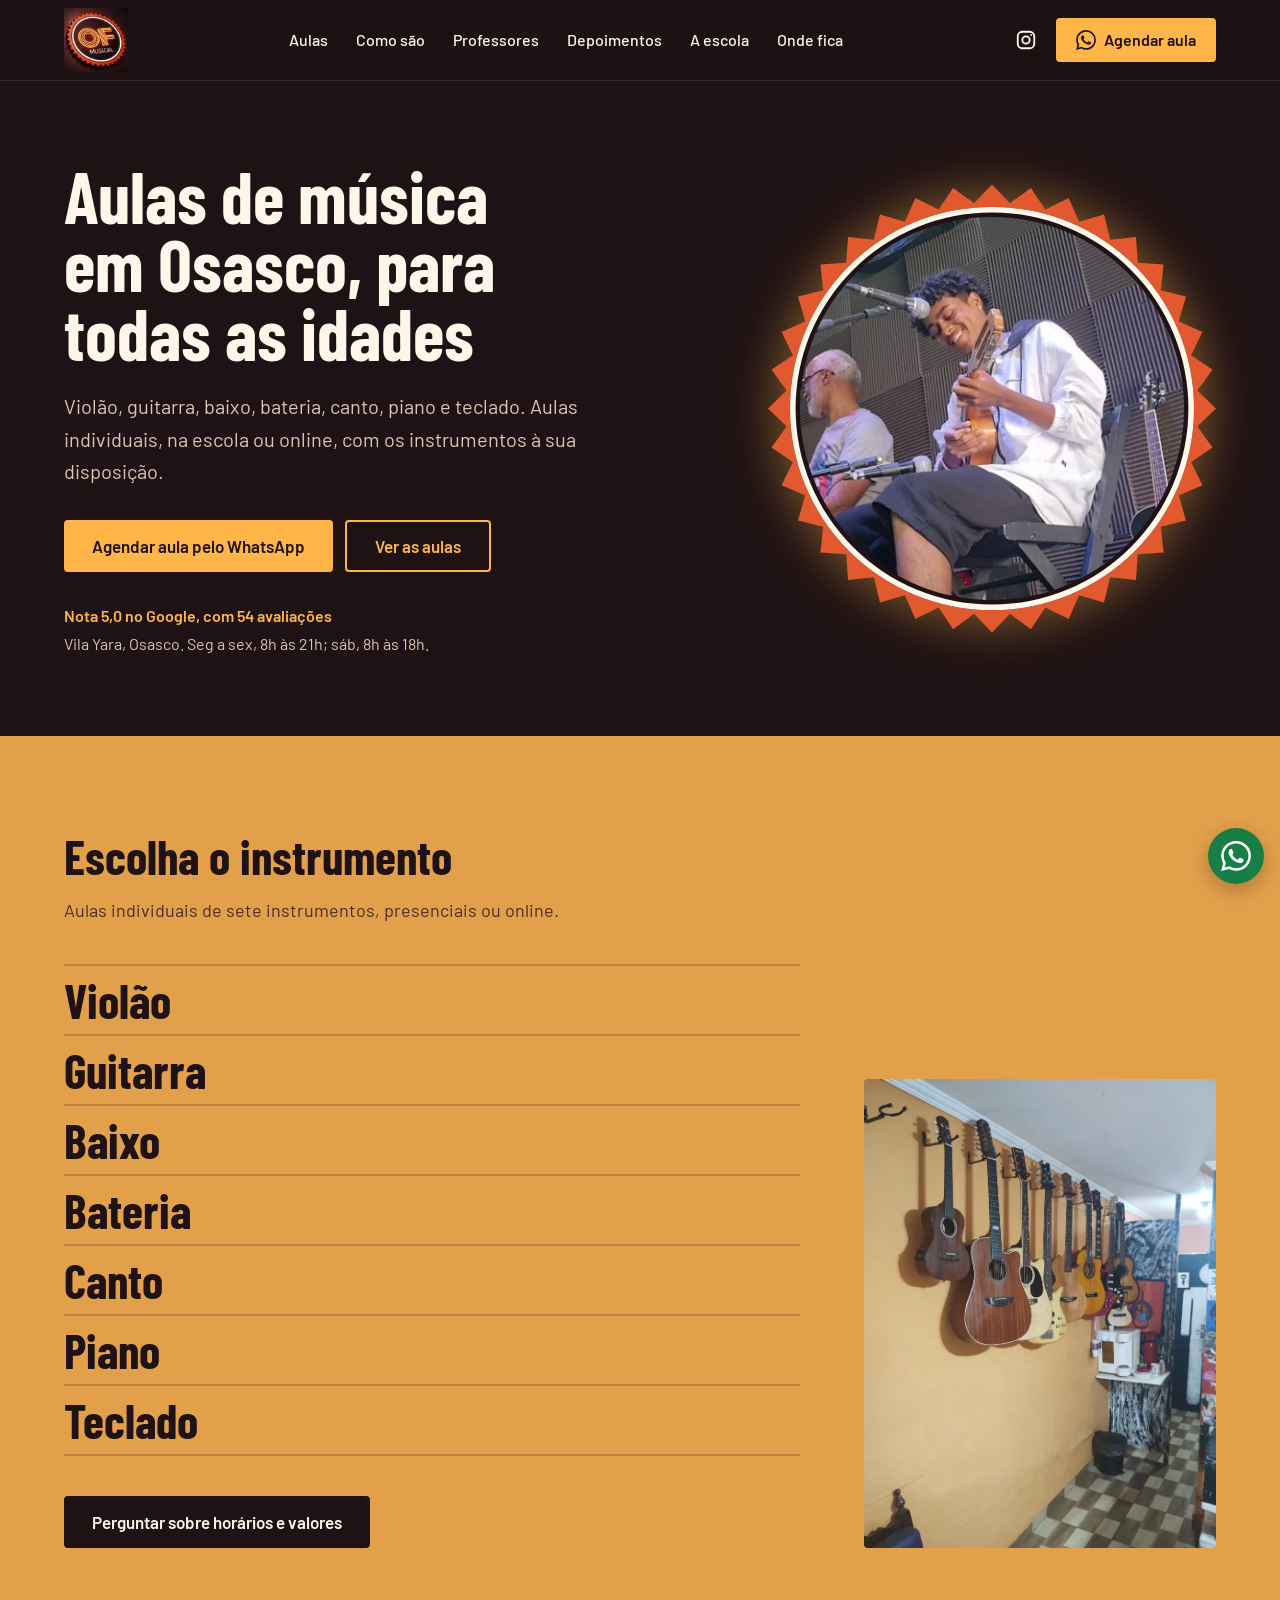
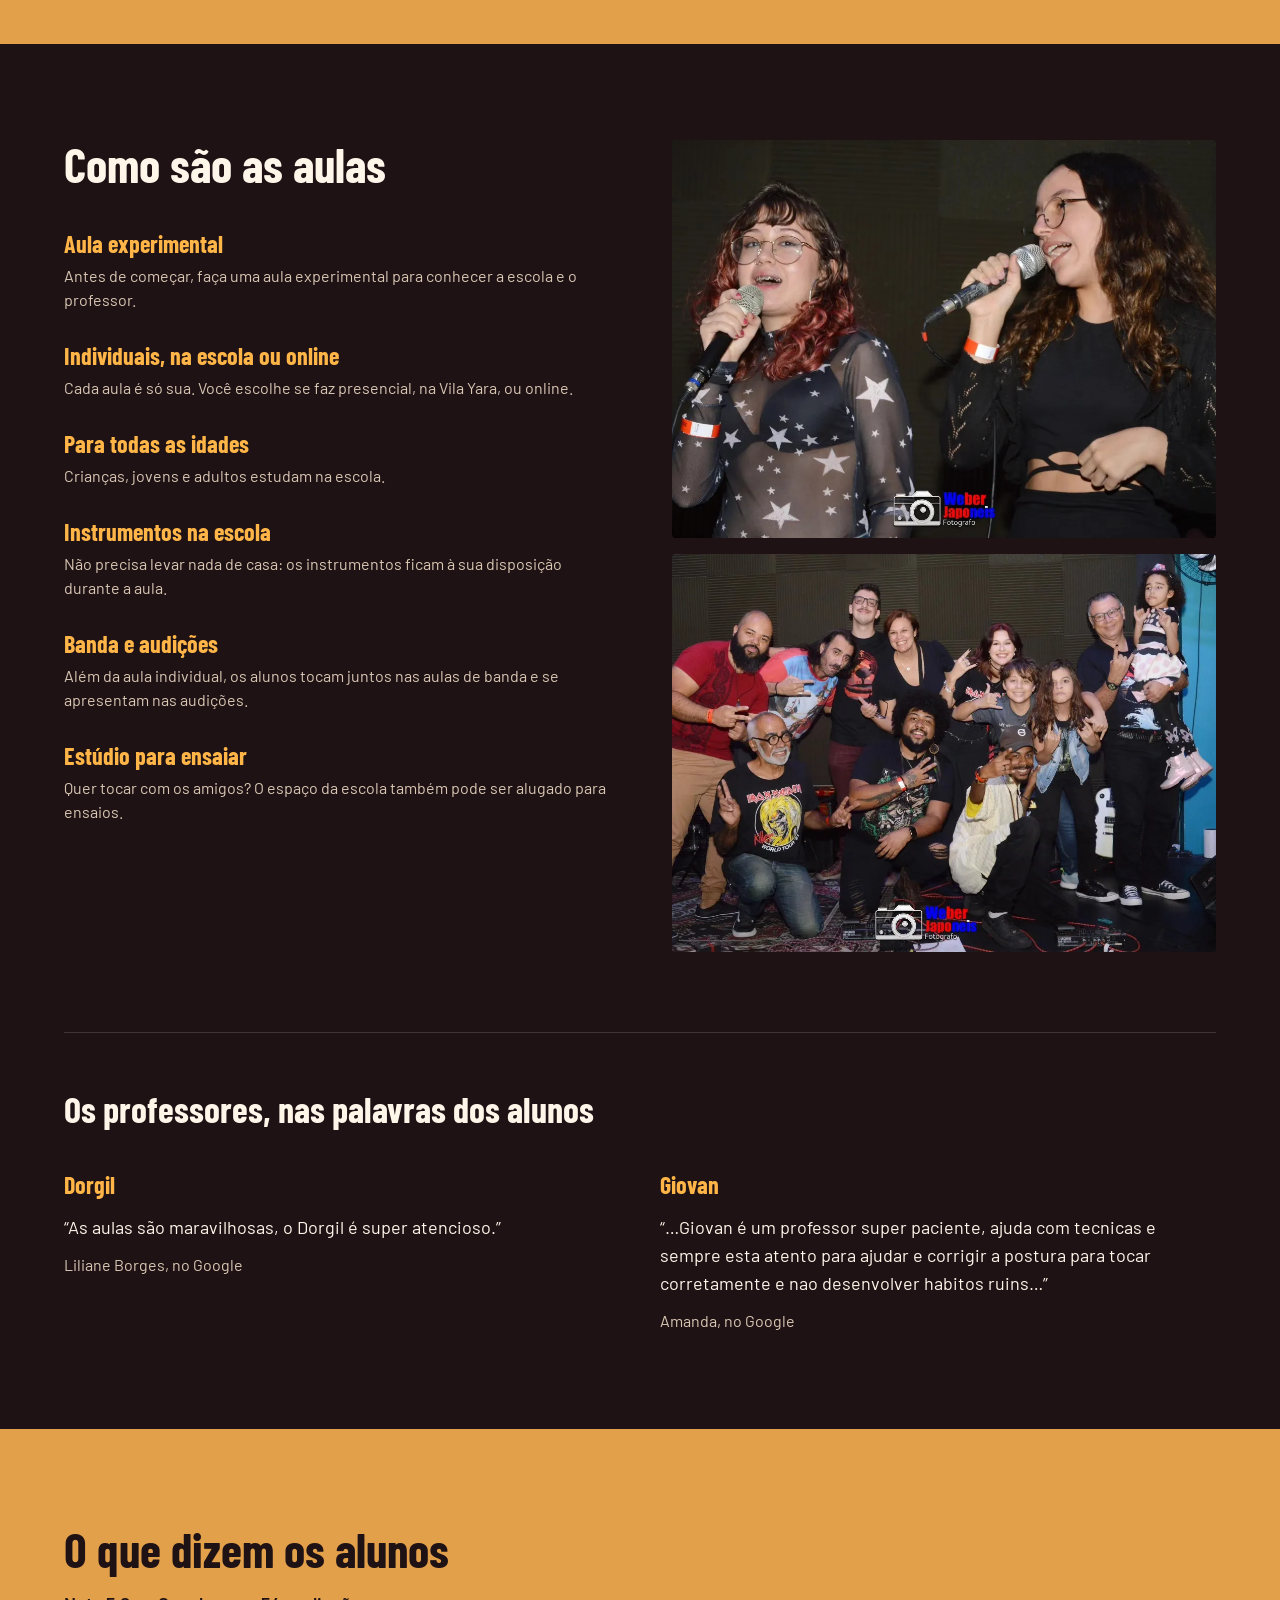
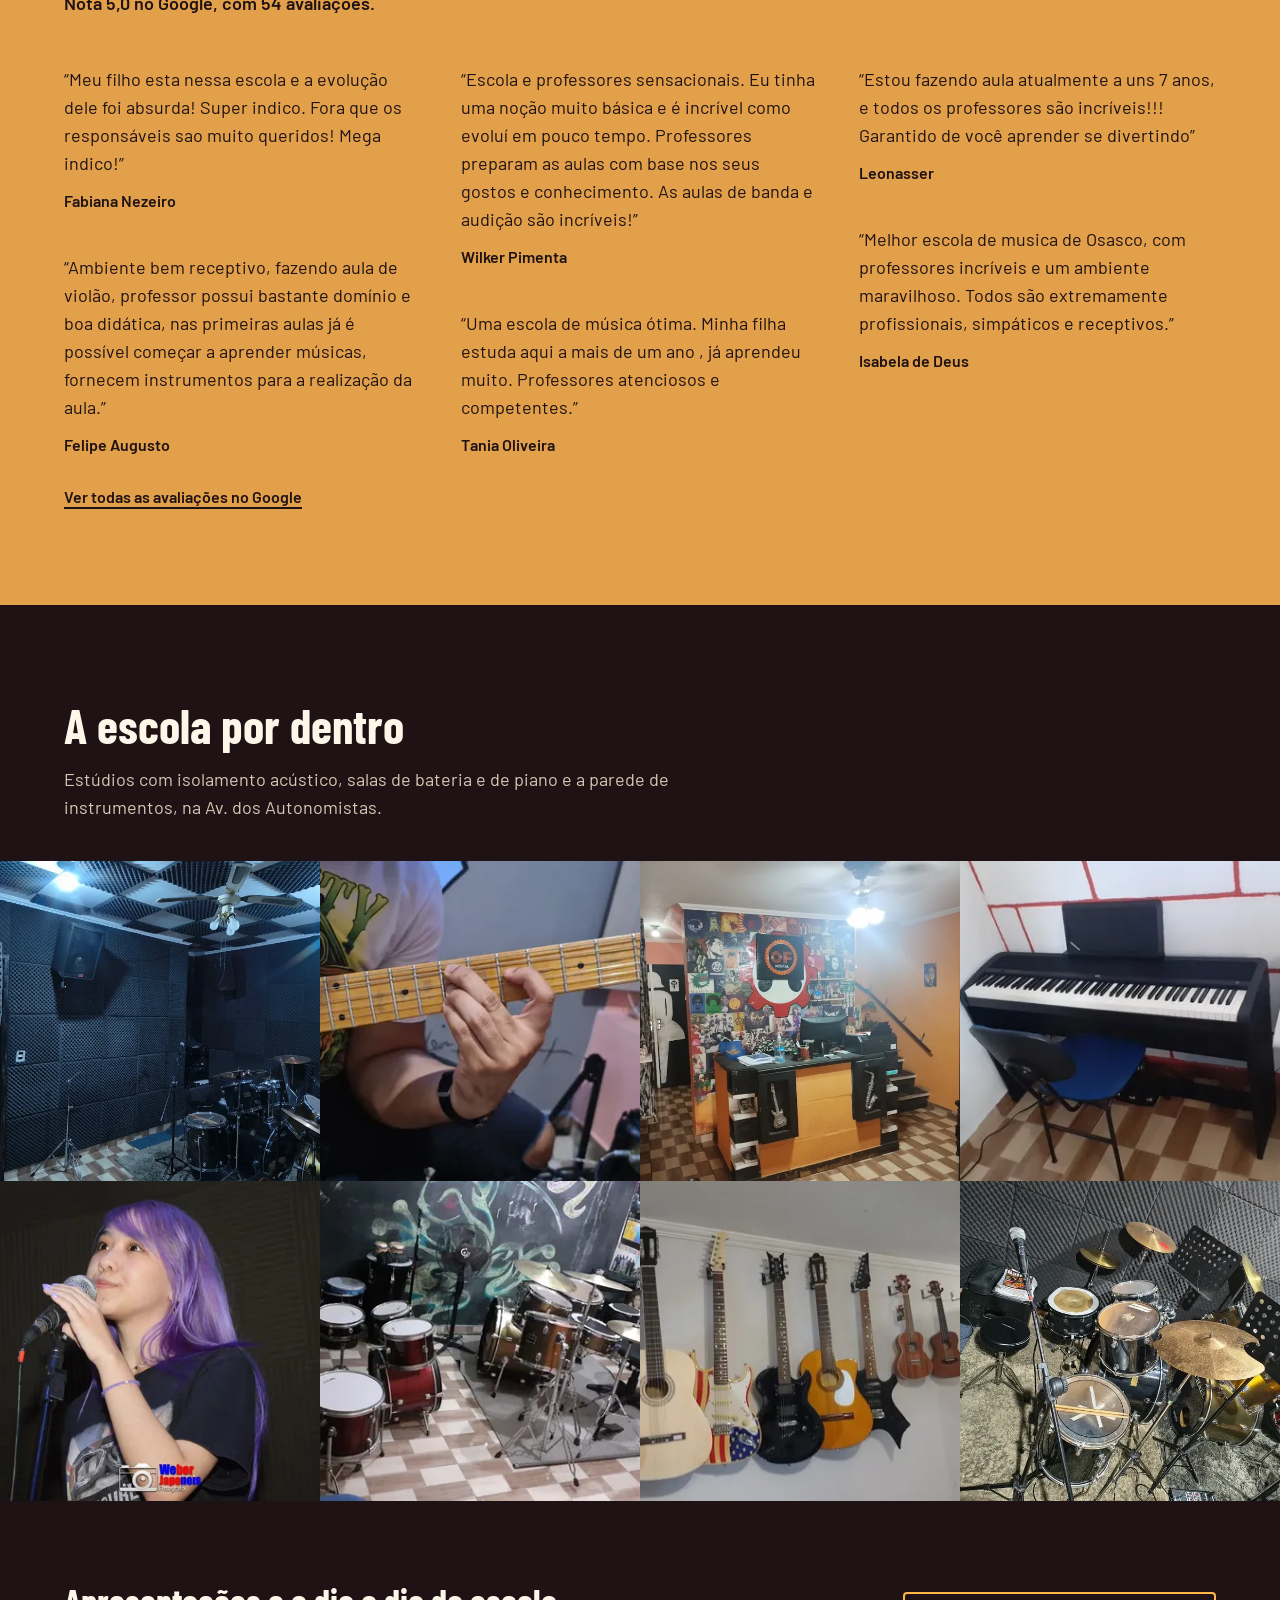
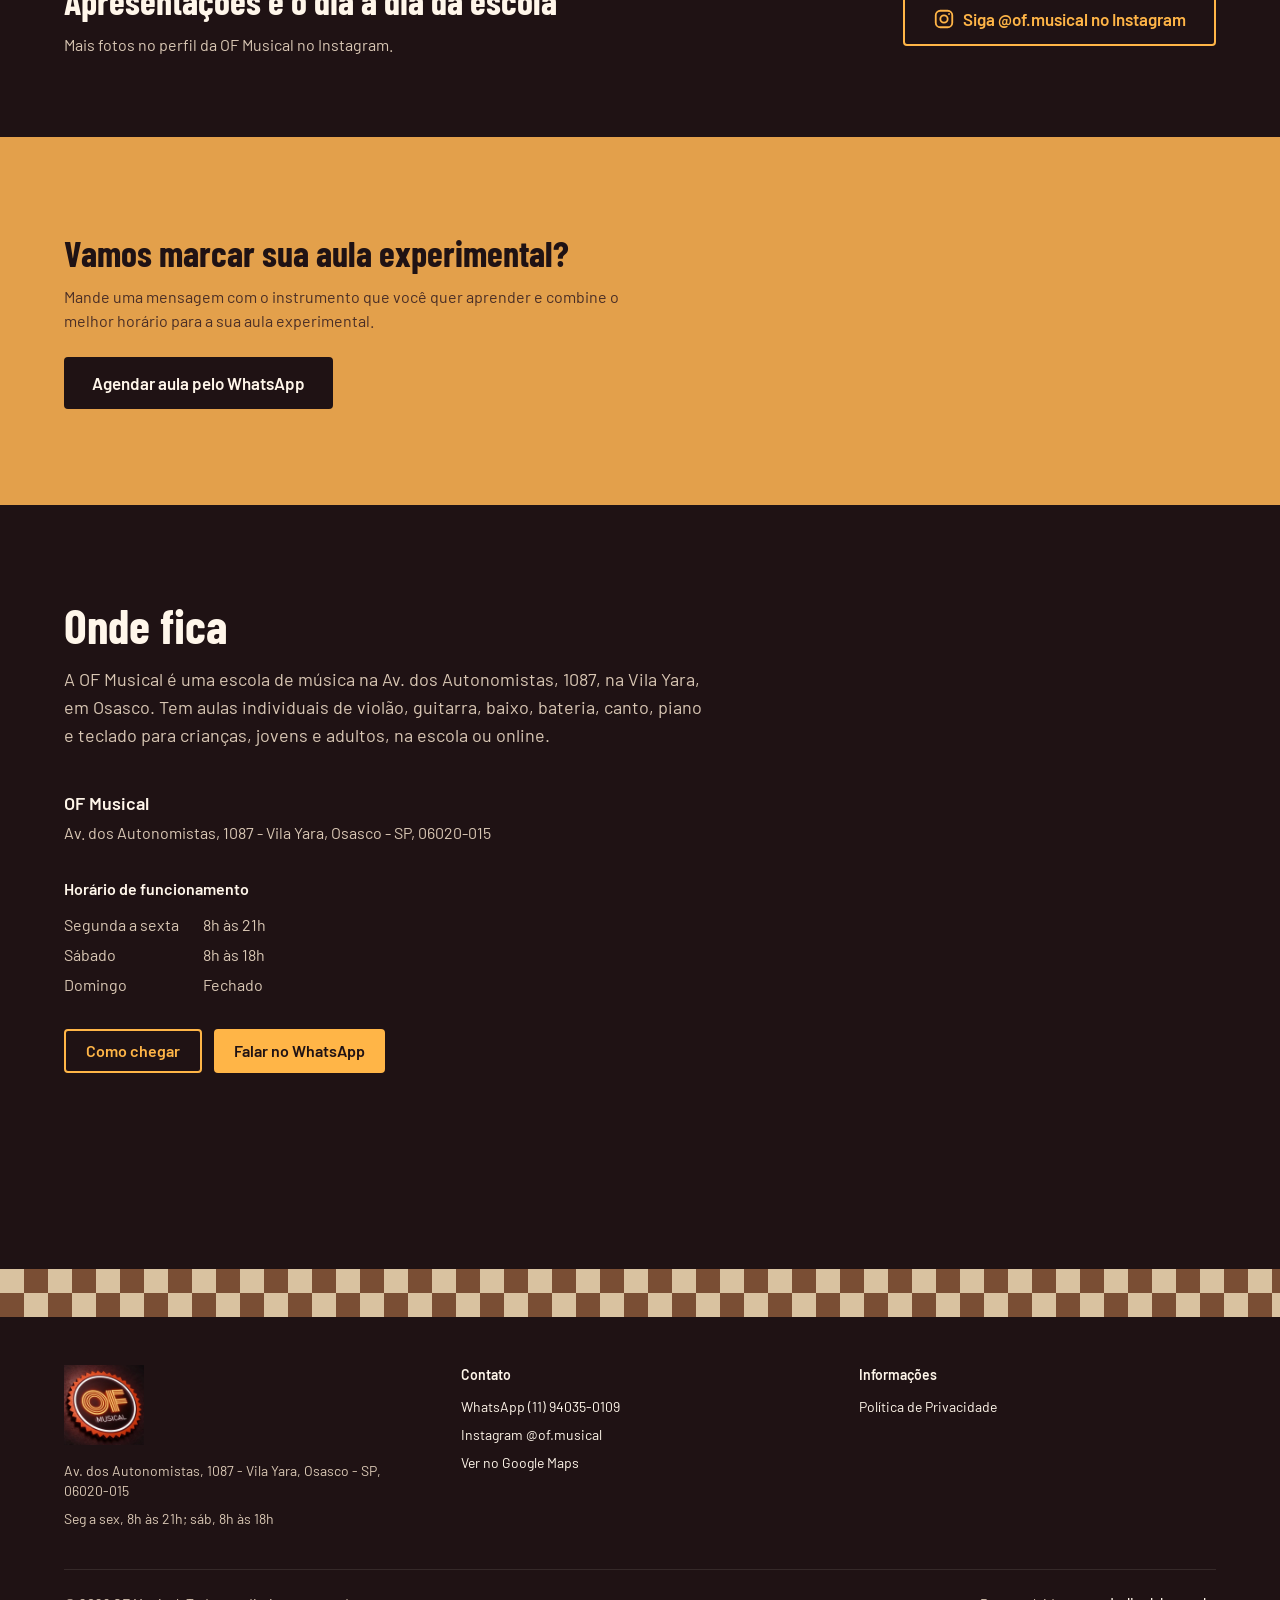
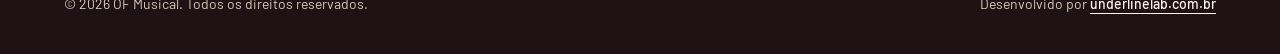
<file: index.html>
<!doctype html>
<html lang="pt-BR">
<head>
  <meta charset="utf-8">
  <meta name="viewport" content="width=device-width, initial-scale=1">
  <title>Escola de Música em Osasco, Vila Yara · OF Musical</title>
  <meta name="description" content="Aulas de violão, guitarra, baixo, bateria, canto, piano e teclado na Vila Yara, em Osasco. Agende sua aula pelo WhatsApp.">
  <link rel="canonical" href="https://caiquevieira.github.io/of-musical-demo/">
  <meta name="theme-color" content="#1f1214">
  <!-- DEMO:INICIO -->
  <meta name="robots" content="noindex,nofollow">
  <!-- DEMO:FIM -->

  <link rel="icon" href="assets/icons/favicon.ico" sizes="32x32">
  <link rel="apple-touch-icon" href="assets/icons/apple-touch-icon.png">
  <link rel="preload" href="assets/fonts/barlow-400.woff2" as="font" type="font/woff2" crossorigin>
  <link rel="preload" href="assets/fonts/barlow-condensed-700.woff2" as="font" type="font/woff2" crossorigin>

  <meta property="og:type" content="website">
  <meta property="og:locale" content="pt_BR">
  <meta property="og:site_name" content="OF Musical">
  <meta property="og:title" content="Escola de Música em Osasco, Vila Yara · OF Musical">
  <meta property="og:description" content="Aulas de violão, guitarra, baixo, bateria, canto, piano e teclado na Vila Yara, em Osasco. Agende sua aula pelo WhatsApp.">
  <meta property="og:url" content="https://caiquevieira.github.io/of-musical-demo/">
  <meta property="og:image" content="https://caiquevieira.github.io/of-musical-demo/assets/img/og-image.jpg">
  <meta property="og:image:width" content="1200">
  <meta property="og:image:height" content="630">

  <link rel="stylesheet" href="assets/css/styles.css?v=202611052004">
  <script src="assets/js/main.js?v=202611052004" defer></script>

  <script type="application/ld+json">
  {
    "@context": "https://schema.org",
    "@graph": [
      {
        "@type": "WebSite",
        "@id": "https://caiquevieira.github.io/of-musical-demo/#website",
        "url": "https://caiquevieira.github.io/of-musical-demo/",
        "name": "OF Musical",
        "inLanguage": "pt-BR"
      },
      {
        "@type": "WebPage",
        "@id": "https://caiquevieira.github.io/of-musical-demo/#pagina",
        "url": "https://caiquevieira.github.io/of-musical-demo/",
        "name": "Escola de Música em Osasco, Vila Yara · OF Musical",
        "isPartOf": { "@id": "https://caiquevieira.github.io/of-musical-demo/#website" },
        "about": { "@id": "https://caiquevieira.github.io/of-musical-demo/#of-musical" },
        "inLanguage": "pt-BR"
      },
      {
        "@type": "MusicSchool",
        "@id": "https://caiquevieira.github.io/of-musical-demo/#of-musical",
        "name": "OF Musical",
        "description": "Escola de música na Vila Yara, em Osasco, com aulas individuais de violão, guitarra, baixo, bateria, canto, piano e teclado para todas as idades, presenciais ou online. Tem aula experimental, aulas de banda, audições e aluguel do espaço para ensaios.",
        "url": "https://caiquevieira.github.io/of-musical-demo/",
        "image": "https://caiquevieira.github.io/of-musical-demo/assets/img/og-image.jpg",
        "logo": "https://caiquevieira.github.io/of-musical-demo/assets/img/logo.webp",
        "telephone": "+5511940350109",
        "address": {
          "@type": "PostalAddress",
          "streetAddress": "Av. dos Autonomistas, 1087 - Vila Yara",
          "addressLocality": "Osasco",
          "addressRegion": "SP",
          "postalCode": "06020-015",
          "addressCountry": "BR"
        },
        "geo": { "@type": "GeoCoordinates", "latitude": -23.543388, "longitude": -46.7647703 },
        "areaServed": { "@type": "City", "name": "Osasco" },
        "knowsAbout": ["Violão", "Guitarra", "Baixo", "Bateria", "Canto", "Piano", "Teclado"],
        "hasOfferCatalog": {
          "@type": "OfferCatalog",
          "name": "Aulas de música",
          "itemListElement": [
            { "@type": "Offer", "itemOffered": { "@type": "Service", "name": "Aula de violão" } },
            { "@type": "Offer", "itemOffered": { "@type": "Service", "name": "Aula de guitarra" } },
            { "@type": "Offer", "itemOffered": { "@type": "Service", "name": "Aula de baixo" } },
            { "@type": "Offer", "itemOffered": { "@type": "Service", "name": "Aula de bateria" } },
            { "@type": "Offer", "itemOffered": { "@type": "Service", "name": "Aula de canto" } },
            { "@type": "Offer", "itemOffered": { "@type": "Service", "name": "Aula de piano" } },
            { "@type": "Offer", "itemOffered": { "@type": "Service", "name": "Aula de teclado" } },
            { "@type": "Offer", "itemOffered": { "@type": "Service", "name": "Aluguel de espaço para ensaio" } }
          ]
        },
        "openingHoursSpecification": [
          {
            "@type": "OpeningHoursSpecification",
            "dayOfWeek": ["Monday", "Tuesday", "Wednesday", "Thursday", "Friday"],
            "opens": "08:00",
            "closes": "21:00"
          },
          {
            "@type": "OpeningHoursSpecification",
            "dayOfWeek": "Saturday",
            "opens": "08:00",
            "closes": "18:00"
          }
        ],
        "sameAs": ["https://www.instagram.com/of.musical/", "https://maps.app.goo.gl/MWXVexiFi6yDnF4bA"]
      }
    ]
  }
  </script>
</head>
<body id="topo" class="bg-fundo text-texto font-corpo antialiased">
  <a href="#conteudo" class="sr-only focus:not-sr-only focus:fixed focus:top-2 focus:left-2 focus:z-[70] focus:bg-fundo focus:px-4 focus:py-2 focus:rounded-marca">Pular para o conteúdo</a>

<!-- SECTION: header -->
<header class="sticky top-0 z-40 border-b border-texto/10 bg-fundo/95 backdrop-blur">
  <div class="container-lp flex h-16 items-center justify-between gap-4 md:h-20">
    <a href="#topo" class="flex shrink-0 items-center" aria-label="OF Musical, voltar ao início">
      <img src="assets/img/logo.webp" alt="OF Musical" width="720" height="720" class="h-12 w-auto md:h-16">
    </a>

    <nav aria-label="Principal" class="hidden lg:block">
      <ul class="flex items-center gap-7 font-medium">
        <li><a href="#aulas" class="hover:text-marca">Aulas</a></li>
        <li><a href="#como-sao" class="hover:text-marca">Como são</a></li>
        <li><a href="#professores" class="hover:text-marca">Professores</a></li>
        <li><a href="#depoimentos" class="hover:text-marca">Depoimentos</a></li>
        <li><a href="#escola" class="hover:text-marca">A escola</a></li>
        <li><a href="#localizacao" class="hover:text-marca">Onde fica</a></li>
      </ul>
    </nav>

    <div class="flex items-center gap-1 sm:gap-2">
      <a href="https://www.instagram.com/of.musical/" target="_blank" rel="noopener" class="icone-btn"
         aria-label="Instagram da OF Musical" data-track="instagram" data-origem="header">
        <svg width="22" height="22" viewBox="0 0 24 24" fill="none" stroke="currentColor" stroke-width="2" aria-hidden="true"><rect x="3" y="3" width="18" height="18" rx="5"/><circle cx="12" cy="12" r="4"/><circle cx="17.5" cy="6.5" r="1" fill="currentColor" stroke="none"/></svg>
      </a>
      <a href="https://wa.me/5511940350109?text=Ol%C3%A1!%20Vi%20o%20site%20e%20gostaria%20de%20saber%20mais%20sobre%20as%20aulas%20de%20m%C3%BAsica." target="_blank" rel="noopener"
         class="btn btn-marca" aria-label="Agendar aula pelo WhatsApp" data-track="whatsapp" data-origem="header">
        <svg width="20" height="20" viewBox="0 0 24 24" fill="currentColor" aria-hidden="true"><path d="M17.472 14.382c-.297-.149-1.758-.867-2.03-.967-.273-.099-.471-.148-.67.15-.197.297-.767.966-.94 1.164-.173.199-.347.223-.644.075-.297-.15-1.255-.463-2.39-1.475-.883-.788-1.48-1.761-1.653-2.059-.173-.297-.018-.458.13-.606.134-.133.298-.347.446-.52.149-.174.198-.298.298-.497.099-.198.05-.371-.025-.52-.075-.149-.669-1.612-.916-2.207-.242-.579-.487-.5-.669-.51-.173-.008-.371-.01-.57-.01-.198 0-.52.074-.792.372-.272.297-1.04 1.016-1.04 2.479 0 1.462 1.065 2.875 1.213 3.074.149.198 2.096 3.2 5.077 4.487.709.306 1.262.489 1.694.625.712.227 1.36.195 1.871.118.571-.085 1.758-.719 2.006-1.413.248-.694.248-1.289.173-1.413-.074-.124-.272-.198-.57-.347m-5.421 7.403h-.004a9.87 9.87 0 0 1-5.031-1.378l-.361-.214-3.741.982.998-3.648-.235-.374a9.86 9.86 0 0 1-1.51-5.26c.001-5.45 4.436-9.884 9.888-9.884 2.64 0 5.122 1.03 6.988 2.898a9.825 9.825 0 0 1 2.893 6.994c-.003 5.45-4.437 9.884-9.885 9.884m8.413-18.297A11.815 11.815 0 0 0 12.05 0C5.495 0 .16 5.335.157 11.892c0 2.096.547 4.142 1.588 5.945L.057 24l6.305-1.654a11.882 11.882 0 0 0 5.683 1.448h.005c6.554 0 11.89-5.335 11.893-11.893a11.821 11.821 0 0 0-3.48-8.413Z"/></svg>
        <span class="hidden sm:inline">Agendar aula</span>
      </a>
    </div>
  </div>
</header>
<!-- /SECTION: header -->

<main id="conteudo">
<!-- SECTION: hero -->
<!-- Fase protótipo: foto do Instagram no hero (permitido). Antes da entrega, trocar por foto própria em maior resolução. -->
<section id="inicio" aria-labelledby="hero-titulo">
  <div class="container-lp grid gap-12 py-12 md:py-20 lg:grid-cols-[1fr_28rem] lg:items-center lg:gap-16">
    <div>
      <h1 id="hero-titulo" class="font-titulo text-5xl leading-[0.95] text-balance md:text-6xl lg:text-7xl">Aulas de música em Osasco, para todas as idades</h1>
      <p class="mt-6 max-w-[34rem] text-lg leading-relaxed text-texto-suave md:text-xl">Violão, guitarra, baixo, bateria, canto, piano e teclado. Aulas individuais, na escola ou online, com os instrumentos à sua disposição.</p>
      <div class="mt-8 flex flex-wrap gap-3">
        <a href="https://wa.me/5511940350109?text=Ol%C3%A1!%20Vi%20o%20site%20e%20gostaria%20de%20saber%20mais%20sobre%20as%20aulas%20de%20m%C3%BAsica." target="_blank" rel="noopener"
           class="btn btn-marca btn-lg" data-track="whatsapp" data-origem="hero">Agendar aula pelo WhatsApp</a>
        <a href="#aulas" class="btn btn-contorno btn-lg">Ver as aulas</a>
      </div>
      <p class="mt-8 font-semibold text-marca">Nota 5,0 no Google, com 54 avaliações</p>
      <p class="mt-1 text-texto-suave">Vila Yara, Osasco. Seg a sex, 8h às 21h; sáb, 8h às 18h.</p>
    </div>

    <div class="selo mx-auto w-full max-w-sm lg:max-w-none">
      <div class="selo-serrilhado">
        <div class="selo-anel">
          <img src="assets/img/hero-1600.webp"
               srcset="assets/img/hero-800.webp 800w, assets/img/hero-1600.webp 1080w"
               sizes="(min-width: 1024px) 28rem, 24rem"
               width="1080" height="1080"
               alt="Aluno sorrindo enquanto toca ukulele numa apresentação da OF Musical"
               fetchpriority="high">
        </div>
      </div>
    </div>
  </div>
</section>
<!-- /SECTION: hero -->

<!-- SECTION: servicos -->
<section id="aulas" class="sala-recepcao py-16 md:py-24" aria-labelledby="aulas-titulo">
  <div class="container-lp grid gap-12 lg:grid-cols-[1fr_22rem] lg:gap-16">
    <div>
      <h2 id="aulas-titulo" class="font-titulo text-4xl md:text-5xl">Escolha o instrumento</h2>
      <p class="mt-4 max-w-prose text-lg text-texto-suave">Aulas individuais de sete instrumentos, presenciais ou online.</p>

      <ul class="lista-aulas mt-10 border-y-2 border-espuma/20">
        <li class="font-titulo text-4xl md:text-5xl">Violão</li>
        <li class="font-titulo text-4xl md:text-5xl">Guitarra</li>
        <li class="font-titulo text-4xl md:text-5xl">Baixo</li>
        <li class="font-titulo text-4xl md:text-5xl">Bateria</li>
        <li class="font-titulo text-4xl md:text-5xl">Canto</li>
        <li class="font-titulo text-4xl md:text-5xl">Piano</li>
        <li class="font-titulo text-4xl md:text-5xl">Teclado</li>
      </ul>

      <a href="https://wa.me/5511940350109?text=Ol%C3%A1!%20Vi%20o%20site%20e%20gostaria%20de%20saber%20mais%20sobre%20as%20aulas%20de%20m%C3%BAsica." target="_blank" rel="noopener"
         class="btn btn-espuma btn-lg mt-10" data-track="whatsapp" data-origem="servicos">Perguntar sobre horários e valores</a>
    </div>

    <img src="assets/img/parede-violoes-recepcao.webp" width="765" height="1020"
         alt="Parede da recepção com violões, ukulele e guitarras pendurados"
         loading="lazy" decoding="async" class="hidden w-full self-end rounded-marca object-cover lg:block">
  </div>
</section>
<!-- /SECTION: servicos -->

<!-- SECTION: sobre -->
<section id="como-sao" class="py-16 md:py-24" aria-labelledby="como-sao-titulo">
  <div class="container-lp grid gap-12 lg:grid-cols-2 lg:gap-16">
    <div>
      <h2 id="como-sao-titulo" class="font-titulo text-4xl md:text-5xl">Como são as aulas</h2>
      <dl class="mt-10 space-y-7">
        <div>
          <dt class="font-titulo text-2xl text-marca">Aula experimental</dt>
          <dd class="mt-1 max-w-prose text-texto-suave">Antes de começar, faça uma aula experimental para conhecer a escola e o professor.</dd>
        </div>
        <div>
          <dt class="font-titulo text-2xl text-marca">Individuais, na escola ou online</dt>
          <dd class="mt-1 max-w-prose text-texto-suave">Cada aula é só sua. Você escolhe se faz presencial, na Vila Yara, ou online.</dd>
        </div>
        <div>
          <dt class="font-titulo text-2xl text-marca">Para todas as idades</dt>
          <dd class="mt-1 max-w-prose text-texto-suave">Crianças, jovens e adultos estudam na escola.</dd>
        </div>
        <div>
          <dt class="font-titulo text-2xl text-marca">Instrumentos na escola</dt>
          <dd class="mt-1 max-w-prose text-texto-suave">Não precisa levar nada de casa: os instrumentos ficam à sua disposição durante a aula.</dd>
        </div>
        <div>
          <dt class="font-titulo text-2xl text-marca">Banda e audições</dt>
          <dd class="mt-1 max-w-prose text-texto-suave">Além da aula individual, os alunos tocam juntos nas aulas de banda e se apresentam nas audições.</dd>
        </div>
        <div>
          <dt class="font-titulo text-2xl text-marca">Estúdio para ensaiar</dt>
          <dd class="mt-1 max-w-prose text-texto-suave">Quer tocar com os amigos? O espaço da escola também pode ser alugado para ensaios.</dd>
        </div>
      </dl>
    </div>

    <div class="grid content-start gap-4">
      <img src="assets/img/alunas-dueto-canto.webp" width="1080" height="790"
           alt="Duas alunas cantando em dueto numa apresentação"
           loading="lazy" decoding="async" class="w-full rounded-marca object-cover">
      <img src="assets/img/apresentacao-alunos-palco.webp" width="1080" height="790"
           alt="Alunos de várias idades reunidos no palco depois de uma apresentação"
           loading="lazy" decoding="async" class="w-full rounded-marca object-cover">
    </div>
  </div>

  <!-- Professores: descritos só com trechos de avaliações reais do Google (texto sem edição) -->
  <div id="professores" class="container-lp mt-20 border-t border-texto/15 pt-14">
    <h3 class="font-titulo text-3xl md:text-4xl">Os professores, nas palavras dos alunos</h3>
    <div class="mt-10 grid gap-10 md:grid-cols-2">
      <figure>
        <p class="font-titulo text-2xl text-marca">Dorgil</p>
        <blockquote class="mt-3 text-lg"><p>“As aulas são maravilhosas, o Dorgil é super atencioso.”</p></blockquote>
        <figcaption class="mt-3 text-texto-suave">Liliane Borges, no Google</figcaption>
      </figure>
      <figure>
        <p class="font-titulo text-2xl text-marca">Giovan</p>
        <blockquote class="mt-3 text-lg"><p>“…Giovan é um professor super paciente, ajuda com tecnicas e sempre esta atento para ajudar e corrigir a postura para tocar corretamente e nao desenvolver habitos ruins…”</p></blockquote>
        <figcaption class="mt-3 text-texto-suave">Amanda, no Google</figcaption>
      </figure>
    </div>
  </div>
</section>
<!-- /SECTION: sobre -->

<!-- SECTION: depoimentos -->
<!-- Avaliações reais do Google, texto sem edição (origem no briefing.md, seção 8).
     A nota individual não foi coletada: sem estrelas por depoimento, só a nota do perfil. -->
<section id="depoimentos" class="sala-recepcao py-16 md:py-24" aria-labelledby="depoimentos-titulo">
  <div class="container-lp">
    <h2 id="depoimentos-titulo" class="font-titulo text-4xl md:text-5xl">O que dizem os alunos</h2>
    <p class="mt-4 text-lg font-semibold">Nota 5,0 no Google, com 54 avaliações.</p>

    <ul class="mt-12 gap-10 md:columns-2 lg:columns-3">
      <li class="mb-10 break-inside-avoid">
        <figure>
          <blockquote class="text-lg"><p>“Meu filho esta nessa escola e a evolução dele foi absurda! Super indico. Fora que os responsáveis sao muito queridos! Mega indico!”</p></blockquote>
          <figcaption class="mt-3 font-semibold">Fabiana Nezeiro</figcaption>
        </figure>
      </li>
      <li class="mb-10 break-inside-avoid">
        <figure>
          <blockquote class="text-lg"><p>“Ambiente bem receptivo, fazendo aula de violão, professor possui bastante domínio e boa didática, nas primeiras aulas já é possível começar a aprender músicas, fornecem instrumentos para a realização da aula.”</p></blockquote>
          <figcaption class="mt-3 font-semibold">Felipe Augusto</figcaption>
        </figure>
      </li>
      <li class="mb-10 break-inside-avoid">
        <figure>
          <blockquote class="text-lg"><p>“Escola e professores sensacionais. Eu tinha uma noção muito básica e é incrível como evoluí em pouco tempo. Professores preparam as aulas com base nos seus gostos e conhecimento. As aulas de banda e audição são incríveis!”</p></blockquote>
          <figcaption class="mt-3 font-semibold">Wilker Pimenta</figcaption>
        </figure>
      </li>
      <li class="mb-10 break-inside-avoid">
        <figure>
          <blockquote class="text-lg"><p>“Uma escola de música  ótima.  Minha filha estuda  aqui a mais de um ano , já  aprendeu muito. Professores atenciosos e competentes.”</p></blockquote>
          <figcaption class="mt-3 font-semibold">Tania Oliveira</figcaption>
        </figure>
      </li>
      <li class="mb-10 break-inside-avoid">
        <figure>
          <blockquote class="text-lg"><p>“Estou fazendo aula atualmente a uns 7 anos, e todos os professores são incríveis!!! Garantido de você aprender se divertindo”</p></blockquote>
          <figcaption class="mt-3 font-semibold">Leonasser</figcaption>
        </figure>
      </li>
      <li class="mb-10 break-inside-avoid">
        <figure>
          <blockquote class="text-lg"><p>“Melhor escola de musica de Osasco, com professores incríveis e um ambiente maravilhoso. Todos são extremamente profissionais, simpáticos e receptivos.”</p></blockquote>
          <figcaption class="mt-3 font-semibold">Isabela de Deus</figcaption>
        </figure>
      </li>
    </ul>

    <a href="https://maps.app.goo.gl/MWXVexiFi6yDnF4bA" target="_blank" rel="noopener"
       class="mt-4 inline-block font-semibold underline decoration-2 underline-offset-4"
       data-track="avaliar-google" data-origem="depoimentos">Ver todas as avaliações no Google</a>
  </div>
</section>
<!-- /SECTION: depoimentos -->

<!-- SECTION: galeria -->
<!-- Mural: fotos quadradas encostadas, como a parede de capas de disco da recepção (gap-0 de propósito, plano de design aprovado). -->
<section id="escola" class="pt-16 md:pt-24" aria-labelledby="escola-titulo">
  <div class="container-lp">
    <h2 id="escola-titulo" class="font-titulo text-4xl md:text-5xl">A escola por dentro</h2>
    <p class="mt-4 max-w-prose text-lg text-texto-suave">Estúdios com isolamento acústico, salas de bateria e de piano e a parede de instrumentos, na Av. dos Autonomistas.</p>
  </div>

  <ul class="mt-10 grid grid-cols-2 lg:grid-cols-4" aria-label="Fotos da escola">
    <li><img src="assets/img/estudio-ensaio-isolamento-600.webp" srcset="assets/img/estudio-ensaio-isolamento-600.webp 600w, assets/img/estudio-ensaio-isolamento.webp 765w" sizes="(min-width: 1024px) 25vw, 50vw" width="765" height="1020" alt="Estúdio de ensaio com espuma acústica, caixas de som e bateria" loading="lazy" decoding="async" class="aspect-square w-full object-cover"></li>
    <li><img src="assets/img/aula-guitarra-detalhe-600.webp" srcset="assets/img/aula-guitarra-detalhe-600.webp 600w, assets/img/aula-guitarra-detalhe.webp 1200w" sizes="(min-width: 1024px) 25vw, 50vw" width="1200" height="675" alt="Mão fazendo um acorde no braço de uma guitarra durante a aula" loading="lazy" decoding="async" class="aspect-square w-full object-cover"></li>
    <li><img src="assets/img/recepcao-balcao-mural-600.webp" srcset="assets/img/recepcao-balcao-mural-600.webp 600w, assets/img/recepcao-balcao-mural.webp 765w" sizes="(min-width: 1024px) 25vw, 50vw" width="765" height="1020" alt="Balcão da recepção diante do mural de capas de disco com o logo da OF Musical" loading="lazy" decoding="async" class="aspect-square w-full object-cover"></li>
    <li><img src="assets/img/sala-piano-teclado-600.webp" srcset="assets/img/sala-piano-teclado-600.webp 600w, assets/img/sala-piano-teclado.webp 1200w" sizes="(min-width: 1024px) 25vw, 50vw" width="1200" height="675" alt="Sala com piano digital e teclado" loading="lazy" decoding="async" class="aspect-square w-full object-cover"></li>
    <li><img src="assets/img/aluna-canto-microfone-600.webp" srcset="assets/img/aluna-canto-microfone-600.webp 600w, assets/img/aluna-canto-microfone.webp 1080w" sizes="(min-width: 1024px) 25vw, 50vw" width="1080" height="790" alt="Aluna cantando ao microfone numa apresentação" loading="lazy" decoding="async" class="aspect-square w-full object-cover"></li>
    <li><img src="assets/img/sala-bateria-percussao-600.webp" srcset="assets/img/sala-bateria-percussao-600.webp 600w, assets/img/sala-bateria-percussao.webp 1200w" sizes="(min-width: 1024px) 25vw, 50vw" width="1200" height="675" alt="Sala de bateria e percussão com capas de disco na parede" loading="lazy" decoding="async" class="aspect-square w-full object-cover"></li>
    <li><img src="assets/img/parede-guitarras-ukuleles-600.webp" srcset="assets/img/parede-guitarras-ukuleles-600.webp 600w, assets/img/parede-guitarras-ukuleles.webp 1200w" sizes="(min-width: 1024px) 25vw, 50vw" width="1200" height="675" alt="Guitarras, violões e ukuleles pendurados na parede" loading="lazy" decoding="async" class="aspect-square w-full object-cover"></li>
    <li><img src="assets/img/estudio-bateria-vista-alta-600.webp" srcset="assets/img/estudio-bateria-vista-alta-600.webp 600w, assets/img/estudio-bateria-vista-alta.webp 765w" sizes="(min-width: 1024px) 25vw, 50vw" width="765" height="1020" alt="Bateria e microfone no estúdio, vistos de cima" loading="lazy" decoding="async" class="aspect-square w-full object-cover"></li>
  </ul>
</section>
<!-- /SECTION: galeria -->

<!-- SECTION: instagram -->
<section class="py-14 md:py-20" aria-labelledby="instagram-titulo">
  <div class="container-lp flex flex-col items-start gap-6 md:flex-row md:items-center md:justify-between">
    <div>
      <h2 id="instagram-titulo" class="font-titulo text-3xl md:text-4xl">Apresentações e o dia a dia da escola</h2>
      <p class="mt-3 max-w-prose text-texto-suave">Mais fotos no perfil da OF Musical no Instagram.</p>
    </div>
    <a href="https://www.instagram.com/of.musical/" target="_blank" rel="noopener" class="btn btn-contorno btn-lg shrink-0"
       data-track="instagram" data-origem="secao-instagram">
      <svg width="22" height="22" viewBox="0 0 24 24" fill="none" stroke="currentColor" stroke-width="2" aria-hidden="true"><rect x="3" y="3" width="18" height="18" rx="5"/><circle cx="12" cy="12" r="4"/><circle cx="17.5" cy="6.5" r="1" fill="currentColor" stroke="none"/></svg>
      Siga @of.musical no Instagram
    </a>
  </div>
</section>
<!-- /SECTION: instagram -->

<!-- SECTION: cta-intermediario -->
<section class="sala-recepcao py-16 md:py-24" aria-labelledby="cta-meio-titulo">
  <div class="container-lp flex flex-col items-start gap-6">
    <div>
      <h2 id="cta-meio-titulo" class="font-titulo text-3xl md:text-4xl">Vamos marcar sua aula experimental?</h2>
      <p class="mt-3 max-w-prose text-texto-suave">Mande uma mensagem com o instrumento que você quer aprender e combine o melhor horário para a sua aula experimental.</p>
    </div>
    <a href="https://wa.me/5511940350109?text=Ol%C3%A1!%20Vi%20o%20site%20e%20gostaria%20de%20saber%20mais%20sobre%20as%20aulas%20de%20m%C3%BAsica." target="_blank" rel="noopener"
       class="btn btn-espuma btn-lg" data-track="whatsapp" data-origem="cta-meio">Agendar aula pelo WhatsApp</a>
  </div>
</section>
<!-- /SECTION: cta-intermediario -->

<!-- SECTION: localizacao -->
<!-- (b) "Avalie-nos no Google" removido: sem link de avaliação do cliente (briefing, seção 4). -->
<section id="localizacao" class="pt-16 md:pt-24" aria-labelledby="localizacao-titulo">
  <div class="container-lp pb-16 md:pb-24">
    <h2 id="localizacao-titulo" class="font-titulo text-4xl md:text-5xl">Onde fica</h2>
    <p class="mt-4 max-w-prose text-lg text-texto-suave">A OF Musical é uma escola de música na Av. dos Autonomistas, 1087, na Vila Yara, em Osasco. Tem aulas individuais de violão, guitarra, baixo, bateria, canto, piano e teclado para crianças, jovens e adultos, na escola ou online.</p>

    <div class="mt-10 grid gap-8 lg:grid-cols-5">
      <div class="lg:col-span-2">
        <address class="not-italic">
          <p class="text-lg font-semibold">OF Musical</p>
          <p class="mt-1 text-texto-suave">Av. dos Autonomistas, 1087 - Vila Yara, Osasco - SP, 06020-015</p>
        </address>

        <h3 class="mt-8 font-semibold">Horário de funcionamento</h3>
        <dl class="mt-3 grid grid-cols-[auto_1fr] gap-x-6 gap-y-1.5 text-texto-suave">
          <dt>Segunda a sexta</dt><dd>8h às 21h</dd>
          <dt>Sábado</dt><dd>8h às 18h</dd>
          <dt>Domingo</dt><dd>Fechado</dd>
        </dl>

        <div class="mt-8 flex flex-wrap gap-3">
          <a href="https://maps.app.goo.gl/MWXVexiFi6yDnF4bA" target="_blank" rel="noopener" class="btn btn-contorno"
             data-track="como-chegar" data-origem="localizacao">Como chegar</a>
          <a href="https://wa.me/5511940350109?text=Ol%C3%A1!%20Gostaria%20de%20confirmar%20o%20endere%C3%A7o%20e%20o%20hor%C3%A1rio." target="_blank" rel="noopener"
             class="btn btn-marca" data-track="whatsapp" data-origem="localizacao">Falar no WhatsApp</a>
        </div>
      </div>

      <iframe src="https://maps.google.com/maps?q=Escola%20de%20Musica%20OF%20MUSICAL%2C%20Av.%20dos%20Autonomistas%2C%201087%20-%20Vila%20Yara%2C%20Osasco%20-%20SP&amp;z=16&amp;output=embed"
              title="Mapa com a localização da OF Musical"
              loading="lazy" referrerpolicy="no-referrer-when-downgrade" allowfullscreen
              class="h-80 w-full rounded-marca border-0 lg:col-span-3 lg:h-full lg:min-h-96"></iframe>
    </div>
  </div>

  <div class="piso" aria-hidden="true"></div>
</section>
<!-- /SECTION: localizacao -->
</main>

<!-- SECTION: footer -->
<footer class="pt-12 pb-28 text-sm md:pb-10">
  <div class="container-lp grid gap-10 md:grid-cols-3">
    <div>
      <img src="assets/img/logo.webp" alt="OF Musical" width="720" height="720" loading="lazy" class="h-20 w-auto">
      <address class="mt-4 not-italic text-texto-suave">Av. dos Autonomistas, 1087 - Vila Yara, Osasco - SP, 06020-015</address>
      <p class="mt-2 text-texto-suave">Seg a sex, 8h às 21h; sáb, 8h às 18h</p>
    </div>

    <div>
      <h2 class="font-semibold">Contato</h2>
      <ul class="mt-3 space-y-2">
        <li><a href="https://wa.me/5511940350109?text=Ol%C3%A1!%20Vi%20o%20site%20e%20gostaria%20de%20saber%20mais%20sobre%20as%20aulas%20de%20m%C3%BAsica." target="_blank" rel="noopener"
               class="hover:text-marca" data-track="whatsapp" data-origem="footer">WhatsApp (11) 94035-0109</a></li>
        <li><a href="https://www.instagram.com/of.musical/" target="_blank" rel="noopener" class="hover:text-marca"
               data-track="instagram" data-origem="footer">Instagram @of.musical</a></li>
        <li><a href="https://maps.app.goo.gl/MWXVexiFi6yDnF4bA" target="_blank" rel="noopener" class="hover:text-marca"
               data-track="como-chegar" data-origem="footer">Ver no Google Maps</a></li>
      </ul>
    </div>

    <div>
      <h2 class="font-semibold">Informações</h2>
      <ul class="mt-3 space-y-2">
        <li><a href="politica-de-privacidade.html" class="hover:text-marca">Política de Privacidade</a></li>
        <li><button type="button" class="hover:text-marca" data-abrir-consentimento>Preferências de cookies</button></li>
      </ul>
    </div>
  </div>

  <div class="container-lp mt-10 flex flex-col gap-2 border-t border-texto/10 pt-6 text-texto-suave md:flex-row md:justify-between">
    <p>© 2026 OF Musical. Todos os direitos reservados.</p>
    <p>Desenvolvido por <a href="https://underlinelab.com.br" target="_blank" rel="noopener" class="font-medium text-texto underline underline-offset-4 hover:text-marca">underlinelab.com.br</a></p>
  </div>
</footer>
<!-- /SECTION: footer -->

<!-- SECTION: whatsapp-flutuante -->
<a href="https://wa.me/5511940350109?text=Ol%C3%A1!%20Vi%20o%20site%20e%20gostaria%20de%20saber%20mais%20sobre%20as%20aulas%20de%20m%C3%BAsica." target="_blank" rel="noopener"
   class="wa-flutuante" aria-label="Conversar no WhatsApp" data-track="whatsapp" data-origem="flutuante">
  <svg width="30" height="30" viewBox="0 0 24 24" fill="currentColor" aria-hidden="true"><path d="M17.472 14.382c-.297-.149-1.758-.867-2.03-.967-.273-.099-.471-.148-.67.15-.197.297-.767.966-.94 1.164-.173.199-.347.223-.644.075-.297-.15-1.255-.463-2.39-1.475-.883-.788-1.48-1.761-1.653-2.059-.173-.297-.018-.458.13-.606.134-.133.298-.347.446-.52.149-.174.198-.298.298-.497.099-.198.05-.371-.025-.52-.075-.149-.669-1.612-.916-2.207-.242-.579-.487-.5-.669-.51-.173-.008-.371-.01-.57-.01-.198 0-.52.074-.792.372-.272.297-1.04 1.016-1.04 2.479 0 1.462 1.065 2.875 1.213 3.074.149.198 2.096 3.2 5.077 4.487.709.306 1.262.489 1.694.625.712.227 1.36.195 1.871.118.571-.085 1.758-.719 2.006-1.413.248-.694.248-1.289.173-1.413-.074-.124-.272-.198-.57-.347m-5.421 7.403h-.004a9.87 9.87 0 0 1-5.031-1.378l-.361-.214-3.741.982.998-3.648-.235-.374a9.86 9.86 0 0 1-1.51-5.26c.001-5.45 4.436-9.884 9.888-9.884 2.64 0 5.122 1.03 6.988 2.898a9.825 9.825 0 0 1 2.893 6.994c-.003 5.45-4.437 9.884-9.885 9.884m8.413-18.297A11.815 11.815 0 0 0 12.05 0C5.495 0 .16 5.335.157 11.892c0 2.096.547 4.142 1.588 5.945L.057 24l6.305-1.654a11.882 11.882 0 0 0 5.683 1.448h.005c6.554 0 11.89-5.335 11.893-11.893a11.821 11.821 0 0 0-3.48-8.413Z"/></svg>
</a>
<!-- /SECTION: whatsapp-flutuante -->

<!-- SECTION: consentimento -->
<!-- Só aparece quando há ga4Id ou metaPixelId no CONFIG do main.js -->
<div id="consentimento" class="consentimento" role="region" aria-label="Aviso de cookies" hidden>
  <div class="container-lp flex flex-col gap-4 md:flex-row md:items-center md:justify-between">
    <p class="max-w-prose text-sm">
      Usamos cookies para medir as visitas e o resultado dos nossos anúncios. O site funciona normalmente se você recusar.
      <a href="politica-de-privacidade.html" class="underline underline-offset-4">Política de Privacidade</a>
    </p>
    <div class="flex shrink-0 gap-3">
      <button type="button" class="btn btn-contorno" data-consentimento="recusar">Recusar</button>
      <button type="button" class="btn btn-marca" data-consentimento="aceitar">Aceitar</button>
    </div>
  </div>
</div>
<!-- /SECTION: consentimento -->
</body>
</html>
</file>
<file: assets/css/styles.css>
/*! tailwindcss v4.3.3 | MIT License | https://tailwindcss.com */
@layer properties{@supports (((-webkit-hyphens:none)) and (not (margin-trim:inline))) or ((-moz-orient:inline) and (not (color:rgb(from red r g b)))){*,:before,:after,::backdrop{--tw-space-y-reverse:0;--tw-border-style:solid;--tw-leading:initial;--tw-font-weight:initial;--tw-backdrop-blur:initial;--tw-backdrop-brightness:initial;--tw-backdrop-contrast:initial;--tw-backdrop-grayscale:initial;--tw-backdrop-hue-rotate:initial;--tw-backdrop-invert:initial;--tw-backdrop-opacity:initial;--tw-backdrop-saturate:initial;--tw-backdrop-sepia:initial}}}@layer theme{:root,:host{--font-sans:-apple-system, BlinkMacSystemFont, "Segoe UI", Roboto, "Helvetica Neue", "Noto Sans", Arial, sans-serif, "Apple Color Emoji", "Segoe UI Emoji", "Segoe UI Symbol", "Noto Color Emoji";--font-mono:ui-monospace, SFMono-Regular, Menlo, Monaco, Consolas, "Liberation Mono", "Courier New", monospace;--spacing:.25rem;--container-sm:24rem;--container-xl:36rem;--container-3xl:48rem;--text-sm:.875rem;--text-sm--line-height:calc(1.25 / .875);--text-lg:1.125rem;--text-lg--line-height:calc(1.75 / 1.125);--text-xl:1.25rem;--text-xl--line-height:calc(1.75 / 1.25);--text-2xl:1.5rem;--text-2xl--line-height:calc(2 / 1.5);--text-3xl:1.875rem;--text-3xl--line-height:calc(2.25 / 1.875);--text-4xl:2.25rem;--text-4xl--line-height:calc(2.5 / 2.25);--text-5xl:3rem;--text-5xl--line-height:1;--text-6xl:3.75rem;--text-6xl--line-height:1;--text-7xl:4.5rem;--text-7xl--line-height:1;--font-weight-medium:500;--font-weight-semibold:600;--leading-relaxed:1.625;--default-font-family:var(--font-sans);--default-mono-font-family:var(--font-mono);--color-espuma:#1f1214;--color-espuma-clara:#2e1d1e;--color-placa:#e2582f;--color-neon:#ffb547;--color-neon-escuro:#f29b2e;--color-parede:#e3a04b;--color-giz:#fff6ea;--color-giz-suave:#d9c7b4;--color-parede-suave:#4a2e26;--color-marca:var(--color-neon);--color-marca-escura:var(--color-neon-escuro);--color-sobre-marca:var(--color-espuma);--color-fundo:var(--color-espuma);--color-superficie:var(--color-espuma-clara);--color-texto:var(--color-giz);--color-texto-suave:var(--color-giz-suave);--color-whatsapp:#177e45;--color-whatsapp-escuro:#0f6334;--font-titulo:"Barlow Condensed", "Arial Narrow", sans-serif;--font-corpo:"Barlow", ui-sans-serif, system-ui, "Segoe UI", Roboto, sans-serif;--radius-marca:.25rem}}@layer base{*,:after,:before,::backdrop{box-sizing:border-box;border:0 solid;margin:0;padding:0}::file-selector-button{box-sizing:border-box;border:0 solid;margin:0;padding:0}html,:host{-webkit-text-size-adjust:100%;tab-size:4;line-height:1.5;font-family:var(--default-font-family,-apple-system, BlinkMacSystemFont, "Segoe UI", Roboto, "Helvetica Neue", "Noto Sans", Arial, sans-serif, "Apple Color Emoji", "Segoe UI Emoji", "Segoe UI Symbol", "Noto Color Emoji");font-feature-settings:var(--default-font-feature-settings,normal);font-variation-settings:var(--default-font-variation-settings,normal);-webkit-tap-highlight-color:transparent}hr{height:0;color:inherit;border-top-width:1px}abbr:where([title]){-webkit-text-decoration:underline dotted;text-decoration:underline dotted}h1,h2,h3,h4,h5,h6{font-size:inherit;font-weight:inherit}a{color:inherit;-webkit-text-decoration:inherit;-webkit-text-decoration:inherit;-webkit-text-decoration:inherit;text-decoration:inherit}b,strong{font-weight:bolder}code,kbd,samp,pre{font-family:var(--default-mono-font-family,ui-monospace, SFMono-Regular, Menlo, Monaco, Consolas, "Liberation Mono", "Courier New", monospace);font-feature-settings:var(--default-mono-font-feature-settings,normal);font-variation-settings:var(--default-mono-font-variation-settings,normal);font-size:1em}small{font-size:80%}sub,sup{vertical-align:baseline;font-size:75%;line-height:0;position:relative}sub{bottom:-.25em}sup{top:-.5em}table{text-indent:0;border-color:inherit;border-collapse:collapse}:-moz-focusring:where(:not(iframe)){outline:auto}progress{vertical-align:baseline}summary{display:list-item}ol,ul,menu{list-style:none}img,svg,video,canvas,audio,iframe,embed,object{vertical-align:middle;display:block}img,video{max-width:100%;height:auto}button,input,select,optgroup,textarea{font:inherit;font-feature-settings:inherit;font-variation-settings:inherit;letter-spacing:inherit;color:inherit;opacity:1;background-color:#0000;border-radius:0}::file-selector-button{font:inherit;font-feature-settings:inherit;font-variation-settings:inherit;letter-spacing:inherit;color:inherit;opacity:1;background-color:#0000;border-radius:0}:where(select:is([multiple],[size])) optgroup{font-weight:bolder}:where(select:is([multiple],[size])) optgroup option{padding-inline-start:20px}::file-selector-button{margin-inline-end:4px}::placeholder{opacity:1}@supports (not ((-webkit-appearance:-apple-pay-button))) or (contain-intrinsic-size:1px){::placeholder{color:currentColor}@supports (color:color-mix(in lab, red, red)){::placeholder{color:color-mix(in oklab, currentcolor 50%, transparent)}}}textarea{resize:vertical}::-webkit-search-decoration{-webkit-appearance:none}::-webkit-date-and-time-value{min-height:1lh;text-align:inherit}::-webkit-datetime-edit{display:inline-flex}::-webkit-datetime-edit-fields-wrapper{padding:0}::-webkit-datetime-edit{padding-block:0}::-webkit-datetime-edit-year-field{padding-block:0}::-webkit-datetime-edit-month-field{padding-block:0}::-webkit-datetime-edit-day-field{padding-block:0}::-webkit-datetime-edit-hour-field{padding-block:0}::-webkit-datetime-edit-minute-field{padding-block:0}::-webkit-datetime-edit-second-field{padding-block:0}::-webkit-datetime-edit-millisecond-field{padding-block:0}::-webkit-datetime-edit-meridiem-field{padding-block:0}::-webkit-calendar-picker-indicator{line-height:1}:-moz-ui-invalid{box-shadow:none}button,input:where([type=button],[type=reset],[type=submit]){appearance:button}::file-selector-button{appearance:button}::-webkit-inner-spin-button{height:auto}::-webkit-outer-spin-button{height:auto}[hidden]:where(:not([hidden=until-found])){display:none!important}html{scroll-behavior:smooth}[id]{scroll-margin-top:6rem}:focus-visible{outline:3px solid var(--color-marca);outline-offset:3px}@media (prefers-reduced-motion:reduce){html{scroll-behavior:auto}*,:before,:after{transition-duration:.01ms!important;animation-duration:.01ms!important}}}@layer components{.container-lp{width:min(100% - 2rem,72rem);margin-inline:auto}.btn{border-radius:var(--radius-marca);justify-content:center;align-items:center;gap:.5rem;min-height:2.75rem;padding:.625rem 1.25rem;font-weight:600;line-height:1.2;text-decoration:none;transition:background-color .15s,color .15s,border-color .15s;display:inline-flex}.btn-lg{min-height:3.25rem;padding:.875rem 1.75rem;font-size:1.0625rem}.btn-marca{background:var(--color-marca);color:var(--color-sobre-marca)}.btn-marca:hover{background:var(--color-marca-escura)}.btn-whatsapp{background:var(--color-whatsapp);color:#fff}.btn-whatsapp:hover{background:var(--color-whatsapp-escuro)}.btn-contorno{color:var(--color-marca);border:2px solid}.btn-contorno:hover{background:var(--color-superficie)}.btn-claro{background:var(--color-giz);color:var(--color-espuma)}.btn-claro:hover{background:var(--color-superficie)}.icone-btn{width:2.75rem;height:2.75rem;color:var(--color-texto);border-radius:9999px;justify-content:center;align-items:center;display:inline-flex}.icone-btn:hover{background:var(--color-superficie)}.galeria-recolhida>li:nth-child(n+7){display:none}.faq-item summary{cursor:pointer;justify-content:space-between;align-items:center;gap:1rem;list-style:none;display:flex}.faq-item summary::-webkit-details-marker{display:none}.faq-item summary:after{content:"+";flex-shrink:0;font-size:1.5rem;line-height:1;transition:transform .2s}.faq-item[open] summary:after{transform:rotate(45deg)}.wa-flutuante{right:1rem;bottom:calc(1rem + env(safe-area-inset-bottom));z-index:50;background:var(--color-whatsapp);color:#fff;border-radius:9999px;justify-content:center;align-items:center;width:3.5rem;height:3.5rem;display:inline-flex;position:fixed;box-shadow:0 6px 20px #00000040}.wa-flutuante:hover{background:var(--color-whatsapp-escuro)}.consentimento{z-index:60;padding:1rem 0 calc(1rem + env(safe-area-inset-bottom));background:var(--color-fundo);inset-inline:0;border-top:1px solid #0000001f;position:fixed;bottom:0;box-shadow:0 -8px 24px #00000014}body.consentimento-aberto .wa-flutuante{display:none}.sala-recepcao{background:var(--color-parede);color:var(--color-espuma);--color-texto:var(--color-espuma);--color-texto-suave:var(--color-parede-suave)}.sala-recepcao :focus-visible{outline-color:var(--color-espuma)}.sala-recepcao .btn-contorno{color:var(--color-espuma)}.sala-recepcao .btn-contorno:hover{background:#1f12141a}.btn-espuma{background:var(--color-espuma);color:var(--color-giz)}.btn-espuma:hover{background:var(--color-espuma-clara)}.selo{filter:drop-shadow(0 0 1.5rem #ffb54773);animation:1.4s ease-out .3s both selo-acende}.selo-serrilhado{aspect-ratio:1;background:var(--color-placa);clip-path:polygon(50% 0%,54.01% 4.18%,58.68% .76%,61.91% 5.57%,67.1% 3.02%,69.44% 8.31%,75% 6.7%,76.38% 12.32%,82.14% 11.7%,82.53% 17.47%,88.3% 17.86%,87.68% 23.62%,93.3% 25%,91.69% 30.56%,96.98% 32.9%,94.43% 38.09%,99.24% 41.32%,95.82% 45.99%,100% 50%,95.82% 54.01%,99.24% 58.68%,94.43% 61.91%,96.98% 67.1%,91.69% 69.44%,93.3% 75%,87.68% 76.38%,88.3% 82.14%,82.53% 82.53%,82.14% 88.3%,76.38% 87.68%,75% 93.3%,69.44% 91.69%,67.1% 96.98%,61.91% 94.43%,58.68% 99.24%,54.01% 95.82%,50% 100%,45.99% 95.82%,41.32% 99.24%,38.09% 94.43%,32.9% 96.98%,30.56% 91.69%,25% 93.3%,23.62% 87.68%,17.86% 88.3%,17.47% 82.53%,11.7% 82.14%,12.32% 76.38%,6.7% 75%,8.31% 69.44%,3.02% 67.1%,5.57% 61.91%,.76% 58.68%,4.18% 54.01%,0% 50%,4.18% 45.99%,.76% 41.32%,5.57% 38.09%,3.02% 32.9%,8.31% 30.56%,6.7% 25%,12.32% 23.62%,11.7% 17.86%,17.47% 17.47%,17.86% 11.7%,23.62% 12.32%,25% 6.7%,30.56% 8.31%,32.9% 3.02%,38.09% 5.57%,41.32% .76%,45.99% 4.18%);padding:5%}.selo-anel{background:var(--color-espuma);height:100%;box-shadow:inset 0 0 0 .35rem var(--color-giz);border-radius:9999px;padding:2.5%}.selo-anel img{object-fit:cover;border-radius:9999px;width:100%;height:100%}@keyframes selo-acende{0%{filter:drop-shadow(0 0 #ffb54700)}15%{filter:drop-shadow(0 0 1.5rem #ffb54773)}22%{filter:drop-shadow(0 0 #ffb54700)}35%{filter:drop-shadow(0 0 1.5rem #ffb54773)}42%{filter:drop-shadow(0 0 .3rem #ffb54726)}to{filter:drop-shadow(0 0 1.5rem #ffb54773)}}.lista-aulas>li+li{border-top:2px solid #1f121433}.lista-aulas>li{padding-block:.625rem}.piso{background-color:#d9c2a0;background-image:repeating-conic-gradient(#7a4e34 0 25%, transparent 0 50%);background-size:3rem 3rem;height:3rem}}@layer utilities{.sr-only{clip-path:inset(50%);white-space:nowrap;border-width:0;width:1px;height:1px;margin:-1px;padding:0;position:absolute;overflow:hidden}.sticky{position:sticky}.top-0{top:0}.z-40{z-index:40}.mx-auto{margin-inline:auto}.mt-1{margin-top:var(--spacing)}.mt-2{margin-top:calc(var(--spacing) * 2)}.mt-3{margin-top:calc(var(--spacing) * 3)}.mt-4{margin-top:calc(var(--spacing) * 4)}.mt-6{margin-top:calc(var(--spacing) * 6)}.mt-8{margin-top:calc(var(--spacing) * 8)}.mt-10{margin-top:calc(var(--spacing) * 10)}.mt-12{margin-top:calc(var(--spacing) * 12)}.mt-20{margin-top:calc(var(--spacing) * 20)}.mb-10{margin-bottom:calc(var(--spacing) * 10)}.flex{display:flex}.grid{display:grid}.hidden{display:none}.inline-block{display:inline-block}.aspect-square{aspect-ratio:1}.h-10{height:calc(var(--spacing) * 10)}.h-12{height:calc(var(--spacing) * 12)}.h-16{height:calc(var(--spacing) * 16)}.h-20{height:calc(var(--spacing) * 20)}.h-80{height:calc(var(--spacing) * 80)}.min-h-svh{min-height:100svh}.w-auto{width:auto}.w-full{width:100%}.max-w-3xl{max-width:var(--container-3xl)}.max-w-\[34rem\]{max-width:34rem}.max-w-prose{max-width:65ch}.max-w-sm{max-width:var(--container-sm)}.max-w-xl{max-width:var(--container-xl)}.shrink-0{flex-shrink:0}.break-inside-avoid{break-inside:avoid}.grid-cols-2{grid-template-columns:repeat(2,minmax(0,1fr))}.grid-cols-\[auto_1fr\]{grid-template-columns:auto 1fr}.flex-col{flex-direction:column}.flex-wrap{flex-wrap:wrap}.content-start{align-content:flex-start}.items-center{align-items:center}.items-start{align-items:flex-start}.justify-between{justify-content:space-between}.justify-center{justify-content:center}.gap-1{gap:var(--spacing)}.gap-2{gap:calc(var(--spacing) * 2)}.gap-3{gap:calc(var(--spacing) * 3)}.gap-4{gap:calc(var(--spacing) * 4)}.gap-6{gap:calc(var(--spacing) * 6)}.gap-7{gap:calc(var(--spacing) * 7)}.gap-8{gap:calc(var(--spacing) * 8)}.gap-10{gap:calc(var(--spacing) * 10)}.gap-12{gap:calc(var(--spacing) * 12)}:where(.space-y-2>:not(:last-child)){--tw-space-y-reverse:0;margin-block-start:calc(calc(var(--spacing) * 2) * var(--tw-space-y-reverse));margin-block-end:calc(calc(var(--spacing) * 2) * calc(1 - var(--tw-space-y-reverse)))}:where(.space-y-7>:not(:last-child)){--tw-space-y-reverse:0;margin-block-start:calc(calc(var(--spacing) * 7) * var(--tw-space-y-reverse));margin-block-end:calc(calc(var(--spacing) * 7) * calc(1 - var(--tw-space-y-reverse)))}:where(.space-y-8>:not(:last-child)){--tw-space-y-reverse:0;margin-block-start:calc(calc(var(--spacing) * 8) * var(--tw-space-y-reverse));margin-block-end:calc(calc(var(--spacing) * 8) * calc(1 - var(--tw-space-y-reverse)))}.gap-x-6{column-gap:calc(var(--spacing) * 6)}.gap-y-1\.5{row-gap:calc(var(--spacing) * 1.5)}.self-end{align-self:flex-end}.rounded-marca{border-radius:var(--radius-marca)}.border-0{border-style:var(--tw-border-style);border-width:0}.border-y-2{border-block-style:var(--tw-border-style);border-block-width:2px}.border-t{border-top-style:var(--tw-border-style);border-top-width:1px}.border-b{border-bottom-style:var(--tw-border-style);border-bottom-width:1px}.border-espuma\/20{border-color:#1f121433}@supports (color:color-mix(in lab, red, red)){.border-espuma\/20{border-color:color-mix(in oklab, var(--color-espuma) 20%, transparent)}}.border-texto\/10{border-color:#fff6ea1a}@supports (color:color-mix(in lab, red, red)){.border-texto\/10{border-color:color-mix(in oklab, var(--color-texto) 10%, transparent)}}.border-texto\/15{border-color:#fff6ea26}@supports (color:color-mix(in lab, red, red)){.border-texto\/15{border-color:color-mix(in oklab, var(--color-texto) 15%, transparent)}}.bg-fundo{background-color:var(--color-fundo)}.bg-fundo\/95{background-color:#1f1214f2}@supports (color:color-mix(in lab, red, red)){.bg-fundo\/95{background-color:color-mix(in oklab, var(--color-fundo) 95%, transparent)}}.object-cover{object-fit:cover}.py-6{padding-block:calc(var(--spacing) * 6)}.py-12{padding-block:calc(var(--spacing) * 12)}.py-14{padding-block:calc(var(--spacing) * 14)}.py-16{padding-block:calc(var(--spacing) * 16)}.pt-6{padding-top:calc(var(--spacing) * 6)}.pt-12{padding-top:calc(var(--spacing) * 12)}.pt-14{padding-top:calc(var(--spacing) * 14)}.pt-16{padding-top:calc(var(--spacing) * 16)}.pb-16{padding-bottom:calc(var(--spacing) * 16)}.pb-28{padding-bottom:calc(var(--spacing) * 28)}.font-corpo{font-family:var(--font-corpo)}.font-titulo{font-family:var(--font-titulo)}.text-2xl{font-size:var(--text-2xl);line-height:var(--tw-leading,var(--text-2xl--line-height))}.text-3xl{font-size:var(--text-3xl);line-height:var(--tw-leading,var(--text-3xl--line-height))}.text-4xl{font-size:var(--text-4xl);line-height:var(--tw-leading,var(--text-4xl--line-height))}.text-5xl{font-size:var(--text-5xl);line-height:var(--tw-leading,var(--text-5xl--line-height))}.text-lg{font-size:var(--text-lg);line-height:var(--tw-leading,var(--text-lg--line-height))}.text-sm{font-size:var(--text-sm);line-height:var(--tw-leading,var(--text-sm--line-height))}.leading-\[0\.95\]{--tw-leading:.95;line-height:.95}.leading-relaxed{--tw-leading:var(--leading-relaxed);line-height:var(--leading-relaxed)}.font-medium{--tw-font-weight:var(--font-weight-medium);font-weight:var(--font-weight-medium)}.font-semibold{--tw-font-weight:var(--font-weight-semibold);font-weight:var(--font-weight-semibold)}.text-balance{text-wrap:balance}.text-marca{color:var(--color-marca)}.text-texto{color:var(--color-texto)}.text-texto-suave{color:var(--color-texto-suave)}.not-italic{font-style:normal}.underline{text-decoration-line:underline}.decoration-2{text-decoration-thickness:2px}.underline-offset-4{text-underline-offset:4px}.antialiased{-webkit-font-smoothing:antialiased;-moz-osx-font-smoothing:grayscale}.backdrop-blur{--tw-backdrop-blur:blur(8px);-webkit-backdrop-filter:var(--tw-backdrop-blur,) var(--tw-backdrop-brightness,) var(--tw-backdrop-contrast,) var(--tw-backdrop-grayscale,) var(--tw-backdrop-hue-rotate,) var(--tw-backdrop-invert,) var(--tw-backdrop-opacity,) var(--tw-backdrop-saturate,) var(--tw-backdrop-sepia,);backdrop-filter:var(--tw-backdrop-blur,) var(--tw-backdrop-brightness,) var(--tw-backdrop-contrast,) var(--tw-backdrop-grayscale,) var(--tw-backdrop-hue-rotate,) var(--tw-backdrop-invert,) var(--tw-backdrop-opacity,) var(--tw-backdrop-saturate,) var(--tw-backdrop-sepia,)}@media (hover:hover){.hover\:text-marca:hover{color:var(--color-marca)}}.focus\:not-sr-only:focus{clip-path:none;white-space:normal;width:auto;height:auto;margin:0;padding:0;position:static;overflow:visible}.focus\:fixed:focus{position:fixed}.focus\:top-2:focus{top:calc(var(--spacing) * 2)}.focus\:left-2:focus{left:calc(var(--spacing) * 2)}.focus\:z-\[70\]:focus{z-index:70}.focus\:rounded-marca:focus{border-radius:var(--radius-marca)}.focus\:bg-fundo:focus{background-color:var(--color-fundo)}.focus\:px-4:focus{padding-inline:calc(var(--spacing) * 4)}.focus\:py-2:focus{padding-block:calc(var(--spacing) * 2)}@media (min-width:40rem){.sm\:inline{display:inline}.sm\:gap-2{gap:calc(var(--spacing) * 2)}}@media (min-width:48rem){.md\:h-16{height:calc(var(--spacing) * 16)}.md\:h-20{height:calc(var(--spacing) * 20)}.md\:columns-2{columns:2}.md\:grid-cols-2{grid-template-columns:repeat(2,minmax(0,1fr))}.md\:grid-cols-3{grid-template-columns:repeat(3,minmax(0,1fr))}.md\:flex-row{flex-direction:row}.md\:items-center{align-items:center}.md\:justify-between{justify-content:space-between}.md\:py-16{padding-block:calc(var(--spacing) * 16)}.md\:py-20{padding-block:calc(var(--spacing) * 20)}.md\:py-24{padding-block:calc(var(--spacing) * 24)}.md\:pt-24{padding-top:calc(var(--spacing) * 24)}.md\:pb-10{padding-bottom:calc(var(--spacing) * 10)}.md\:pb-24{padding-bottom:calc(var(--spacing) * 24)}.md\:text-4xl{font-size:var(--text-4xl);line-height:var(--tw-leading,var(--text-4xl--line-height))}.md\:text-5xl{font-size:var(--text-5xl);line-height:var(--tw-leading,var(--text-5xl--line-height))}.md\:text-6xl{font-size:var(--text-6xl);line-height:var(--tw-leading,var(--text-6xl--line-height))}.md\:text-xl{font-size:var(--text-xl);line-height:var(--tw-leading,var(--text-xl--line-height))}}@media (min-width:64rem){.lg\:col-span-2{grid-column:span 2/span 2}.lg\:col-span-3{grid-column:span 3/span 3}.lg\:block{display:block}.lg\:h-full{height:100%}.lg\:min-h-96{min-height:calc(var(--spacing) * 96)}.lg\:max-w-none{max-width:none}.lg\:columns-3{columns:3}.lg\:grid-cols-2{grid-template-columns:repeat(2,minmax(0,1fr))}.lg\:grid-cols-4{grid-template-columns:repeat(4,minmax(0,1fr))}.lg\:grid-cols-5{grid-template-columns:repeat(5,minmax(0,1fr))}.lg\:grid-cols-\[1fr_22rem\]{grid-template-columns:1fr 22rem}.lg\:grid-cols-\[1fr_28rem\]{grid-template-columns:1fr 28rem}.lg\:items-center{align-items:center}.lg\:gap-16{gap:calc(var(--spacing) * 16)}.lg\:text-7xl{font-size:var(--text-7xl);line-height:var(--tw-leading,var(--text-7xl--line-height))}}.\[\&_h2\]\:text-xl h2{font-size:var(--text-xl);line-height:var(--tw-leading,var(--text-xl--line-height))}.\[\&_h2\]\:font-semibold h2{--tw-font-weight:var(--font-weight-semibold);font-weight:var(--font-weight-semibold)}.\[\&_p\]\:mt-3 p,.\[\&_ul\]\:mt-3 ul{margin-top:calc(var(--spacing) * 3)}.\[\&_ul\]\:list-disc ul{list-style-type:disc}.\[\&_ul\]\:pl-6 ul{padding-left:calc(var(--spacing) * 6)}}@font-face{font-family:Barlow;font-style:normal;font-weight:400;font-display:swap;src:url(../fonts/barlow-400.woff2)format("woff2");unicode-range:U+??,U+131,U+152-153,U+2BB-2BC,U+2C6,U+2DA,U+2DC,U+304,U+308,U+329,U+2000-206F,U+20AC,U+2122,U+2191,U+2193,U+2212,U+2215,U+FEFF,U+FFFD}@font-face{font-family:Barlow;font-style:normal;font-weight:500;font-display:swap;src:url(../fonts/barlow-500.woff2)format("woff2");unicode-range:U+??,U+131,U+152-153,U+2BB-2BC,U+2C6,U+2DA,U+2DC,U+304,U+308,U+329,U+2000-206F,U+20AC,U+2122,U+2191,U+2193,U+2212,U+2215,U+FEFF,U+FFFD}@font-face{font-family:Barlow;font-style:normal;font-weight:600;font-display:swap;src:url(../fonts/barlow-600.woff2)format("woff2");unicode-range:U+??,U+131,U+152-153,U+2BB-2BC,U+2C6,U+2DA,U+2DC,U+304,U+308,U+329,U+2000-206F,U+20AC,U+2122,U+2191,U+2193,U+2212,U+2215,U+FEFF,U+FFFD}@font-face{font-family:Barlow Condensed;font-style:normal;font-weight:700;font-display:swap;src:url(../fonts/barlow-condensed-700.woff2)format("woff2");unicode-range:U+??,U+131,U+152-153,U+2BB-2BC,U+2C6,U+2DA,U+2DC,U+304,U+308,U+329,U+2000-206F,U+20AC,U+2122,U+2191,U+2193,U+2212,U+2215,U+FEFF,U+FFFD}@property --tw-space-y-reverse{syntax:"*";inherits:false;initial-value:0}@property --tw-border-style{syntax:"*";inherits:false;initial-value:solid}@property --tw-leading{syntax:"*";inherits:false}@property --tw-font-weight{syntax:"*";inherits:false}@property --tw-backdrop-blur{syntax:"*";inherits:false}@property --tw-backdrop-brightness{syntax:"*";inherits:false}@property --tw-backdrop-contrast{syntax:"*";inherits:false}@property --tw-backdrop-grayscale{syntax:"*";inherits:false}@property --tw-backdrop-hue-rotate{syntax:"*";inherits:false}@property --tw-backdrop-invert{syntax:"*";inherits:false}@property --tw-backdrop-opacity{syntax:"*";inherits:false}@property --tw-backdrop-saturate{syntax:"*";inherits:false}@property --tw-backdrop-sepia{syntax:"*";inherits:false}
</file>
